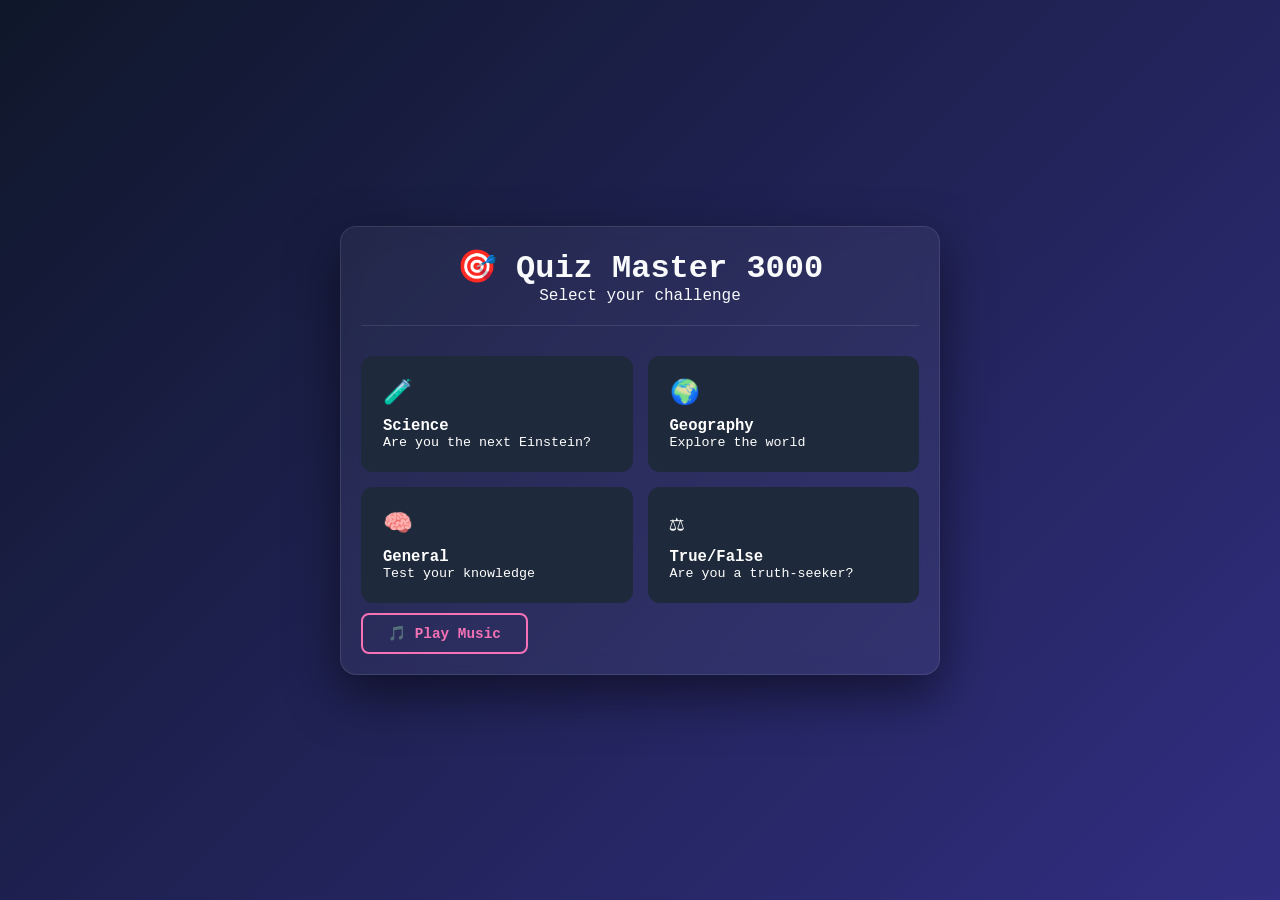
<file: frontend/src/main/index.html>
<!DOCTYPE html>
<html lang="en">
<head>
    <meta charset="UTF-8">
    <meta name="viewport" content="width=device-width, initial-scale=1.0">
    <title>Quiz Master 3000</title>
    <link rel="stylesheet" href="style.css">
    <link rel="icon" href="img/quizFavicon.png" type="png">
</head>
<body>

    <div class="app-container">
        
        <div id="home-screen" class="screen">
            <header>
                <h1>🎯 Quiz Master 3000</h1>
                <p>Select your challenge</p>
            </header>
            
            <div class="category-grid">
                <button class="quiz-card" data-type="McqScience">
                    <span class="icon">🧪</span>
                    <h3>Science</h3>
                    <span class="badge">Are you the next Einstein?</span>
                </button>
                
                <button class="quiz-card" data-type="McqGeography">
                    <span class="icon">🌍</span>
                    <h3>Geography</h3>
                    <span class="badge">Explore the world</span>
                </button>

                <button class="quiz-card" data-type="GeneralMCQ">
                    <span class="icon">🧠</span>
                    <h3>General</h3>
                    <span class="badge">Test your knowledge</span>
                </button>

                <button class="quiz-card" data-type="TrueOrFalse">
                    <span class="icon">⚖️</span>
                    <h3>True/False</h3>
                    <span class="badge">Are you a truth-seeker?</span>
                </button>
            </div>
        </div>

        <div id="quiz-screen" class="screen hidden">
            
            <div class="quiz-header">
                <span id="category-title">Science Quiz</span>
                <span id="timer">⏱️ 15</span>
            </div>

            <div class="progress-container">
                <div id="progress-bar" class="progress-fill"></div>
            </div>

            <div class="question-box">
                <p id="question-count">Question 1/5</p>
                <h2 id="question-text">Loading question...</h2>
            </div>

            <div class="options-grid" id="options-container">
            </div>

            <div class="quiz-footer">
                <button id="exit-btn">← Start Over</button>
            </div>

        </div>

        <div id="result-screen" class="screen hidden">
            <div class="result-card">
                <h1>🎉 Quiz Complete!</h1>
                
                <div class="score-box">
                    <p>Your Score</p>
                    <h2 id="final-score">0 / 5</h2>
                    <p id="score-percentage">(0%)</p>
                </div>

                <div class="action-buttons">
                    <button id="restart-btn" class="primary-btn">Try Again</button>
                    <button id="home-btn" class="secondary-btn">Home</button>
                </div>
            </div>
        </div>

        <audio id="bg-music" loop>
            <source src="music/vibe.mp3" type="audio/mpeg">
            Your browser does not support the audio element.
        </audio>

        <button onclick="toggleMusic()" id="music-btn">🎵 Play Music</button>


    </div>

    <script src="script.js"></script>
</body>
</html>
</file>
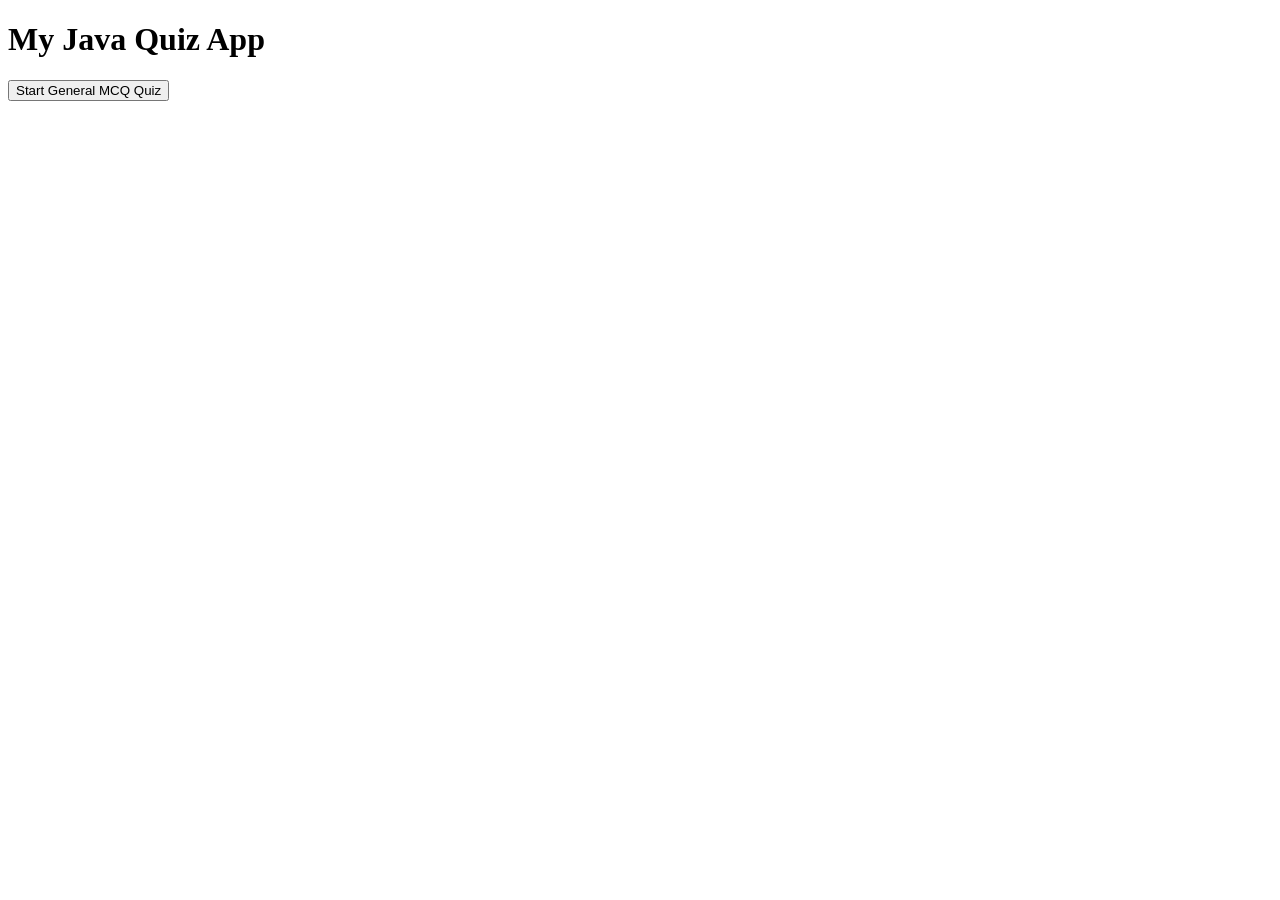
<file: Quiz.html>
<!DOCTYPE html>
<html lang="en">
<head>
    <meta charset="UTF-8">
    <title>Quiz App</title>
</head>
<body>

<h1>My Java Quiz App</h1>

<div id="quiz-container">
    <button onclick="startQuiz()">Start General MCQ Quiz</button>
</div>

<script>
    // The URL of your Java Backend
    const BASE_URL = "http://localhost:8080/api/quiz";

    async function startQuiz() {
        // 1. Fetch data from Java
        // This is exactly like 'requests.get' in Python
        try {
            const response = await fetch(`${BASE_URL}/start?type=GeneralMCQ`);
            const questions = await response.json(); // Convert response to JSON

            // 2. Show the first question (Just testing connection)
            const container = document.getElementById("quiz-container");

            // This replaces the HTML inside the container
            container.innerHTML = `
                <h2>${questions[0].questions}</h2>
                <button>A) ${questions[0].options_a}</button>
                <button>B) ${questions[0].options_b}</button>
                <button>C) ${questions[0].options_c}</button>
                <button>D) ${questions[0].options_d}</button>
            `;
        } catch (error) {
            console.error("Error connecting to server:", error);
            alert("Could not connect to the backend! Is Spring Boot running?");
        }
    }
</script>
</body>
</html>
</file>
<file: frontend/src/main/style.css>
/* 1. SETUP & VARIABLES (Based on your Git Image) */
:root {
    --bg-dark: #0f172a;       /* Dark Blue/Black */
    --bg-card: #1e293b;       /* Slightly lighter for cards */
    --neon-green: #4ade80;    /* For Success/Beginner */
    --neon-blue: #60a5fa;     /* For Science/Info */
    --neon-pink: #f472b6;     /* For Accents */
    --neon-yellow: #facc15;   /* For Warnings/Intermediate */
    --text-main: #f8fafc;     /* White-ish */
    --font-mono: 'Courier New', Courier, monospace; /* The "Dev" look */
}

* {
    box-sizing: border-box;
    margin: 0;
    padding: 0;
}

body {
    background: linear-gradient(135deg, var(--bg-dark), #312e81);
    color: var(--text-main);
    font-family: var(--font-mono);
    min-height: 100vh;
    display: flex;
    justify-content: center;
    align-items: center;
}

.app-container {
    width: 100%;
    max-width: 600px;
    padding: 20px;
    /* Glassmorphism Effect */
    background: rgba(255, 255, 255, 0.05);
    border: 1px solid rgba(255, 255, 255, 0.1);
    backdrop-filter: blur(10px);
    border-radius: 16px;
    box-shadow: 0 20px 50px rgba(0,0,0,0.5);
}

/* 2. UTILITY CLASSES (The Magic Switch) */
.hidden {
    display: none !important;
}

/* 3. HOME SCREEN */
header {
    text-align: center;
    margin-bottom: 30px;
    border-bottom: 1px solid rgba(255,255,255,0.1);
    padding-bottom: 20px;
}

.category-grid {
    display: grid;
    grid-template-columns: 1fr 1fr; /* 2 columns */
    gap: 15px;
}

.quiz-card {
    background: var(--bg-card);
    border: 2px solid transparent;
    color: white;
    padding: 20px;
    border-radius: 12px;
    cursor: pointer;
    transition: all 0.3s ease;
    text-align: left;
    font-family: var(--font-mono);
}

.quiz-card:hover {
    border-color: var(--neon-green);
    box-shadow: 0 0 15px rgba(74, 222, 128, 0.3);
    transform: translateY(-2px);
}

.quiz-card .icon {
    font-size: 1.5rem;
    display: block;
    margin-bottom: 10px;
}

/* 4. QUIZ SCREEN */
.quiz-header {
    display: flex;
    justify-content: space-between;
    margin-bottom: 20px;
    font-size: 0.9rem;
    color: var(--neon-blue);
}

.progress-container {
    width: 100%;
    height: 8px;
    background: rgba(255,255,255,0.1);
    border-radius: 4px;
    margin-bottom: 30px;
    overflow: hidden;
}

.progress-fill {
    height: 100%;
    background: var(--neon-green);
    width: 0%; /* JS will change this to 20%, 40%, etc. */
    transition: width 0.3s ease;
}

.question-box {
    margin-bottom: 30px;
}

#question-text {
    font-size: 1.2rem;
    line-height: 1.6;
}

.options-grid {
    display: flex;
    flex-direction: column;
    gap: 12px;
}

.option-btn {
    background: transparent;
    border: 1px solid rgba(255,255,255,0.2);
    color: white;
    padding: 15px;
    text-align: left;
    border-radius: 8px;
    cursor: pointer;
    font-family: var(--font-mono);
    transition: all 0.2s;
}

.option-btn:hover {
    background: rgba(255,255,255,0.1);
    border-color: var(--neon-blue);
}

/* 5. RESULT SCREEN */
.result-card {
    text-align: center;
    padding: 20px;
}

.score-box {
    margin: 30px 0;
    padding: 20px;
    border: 2px dashed var(--neon-yellow);
    border-radius: 12px;
}

#final-score {
    font-size: 3rem;
    color: var(--neon-yellow);
    margin: 10px 0;
}

.primary-btn, .secondary-btn {
    width: 100%;
    padding: 15px;
    margin-bottom: 10px;
    border-radius: 8px;
    font-family: var(--font-mono);
    font-weight: bold;
    cursor: pointer;
    border: none;
}

.primary-btn {
    background: var(--neon-green);
    color: #000;
}

.secondary-btn {
    background: transparent;
    border: 1px solid rgba(255,255,255,0.3);
    color: white;
}

/* Footer Styling - Moves the button to the bottom left */
.quiz-footer {
    display: flex;            /* Enables flexible positioning */
    justify-content: flex-start; /* Aligns content to the LEFT */
    margin-top: 30px;         /* Pushes it down away from the options */
    padding-top: 20px;
    border-top: 1px solid rgba(255, 255, 255, 0.1); /* Optional divider line */
}

#exit-btn {
    background: transparent;
    border: 2px solid #f472b6; /* Neon Pink border thickness */
    color: #f472b6;
    padding: 10px 25px;       /* Makes it look like a nice pill button */
    border-radius: 8px;       /* Rounded corners */
    cursor: pointer;
    font-family: var(--font-mono);
    font-weight: bold;
    font-size: 0.9rem;
    transition: all 0.3s ease;
}

#exit-btn:hover {
    background: #f472b6;      /* Fills with pink on hover */
    color: #0f172a;           /* Dark text */
    transform: translateX(5px); /* Tiny nudge to the right when hovered */
}

#music-btn {
    background: transparent;
    border: 2px solid #f472b6; /* Neon Pink border thickness */
    color: #f472b6;
    padding: 10px 25px;       /* Makes it look like a nice pill button */
    border-radius: 8px;       /* Rounded corners */
    cursor: pointer;
    font-family: var(--font-mono);
    font-weight: bold;
    font-size: 0.9rem;
    transition: all 0.3s ease;
    margin-top: 10px;         /* Pushes it down away from the options */
    display: block;      /* Necessary for margins to work on a button */ 
}
#music-btn:hover {
    background: #f472b6;      /* Fills with pink on hover */
    color: #0f172a;           /* Dark text */
    transform: translateX(5px); /* Tiny nudge to the right when hovered */
}
</file>
